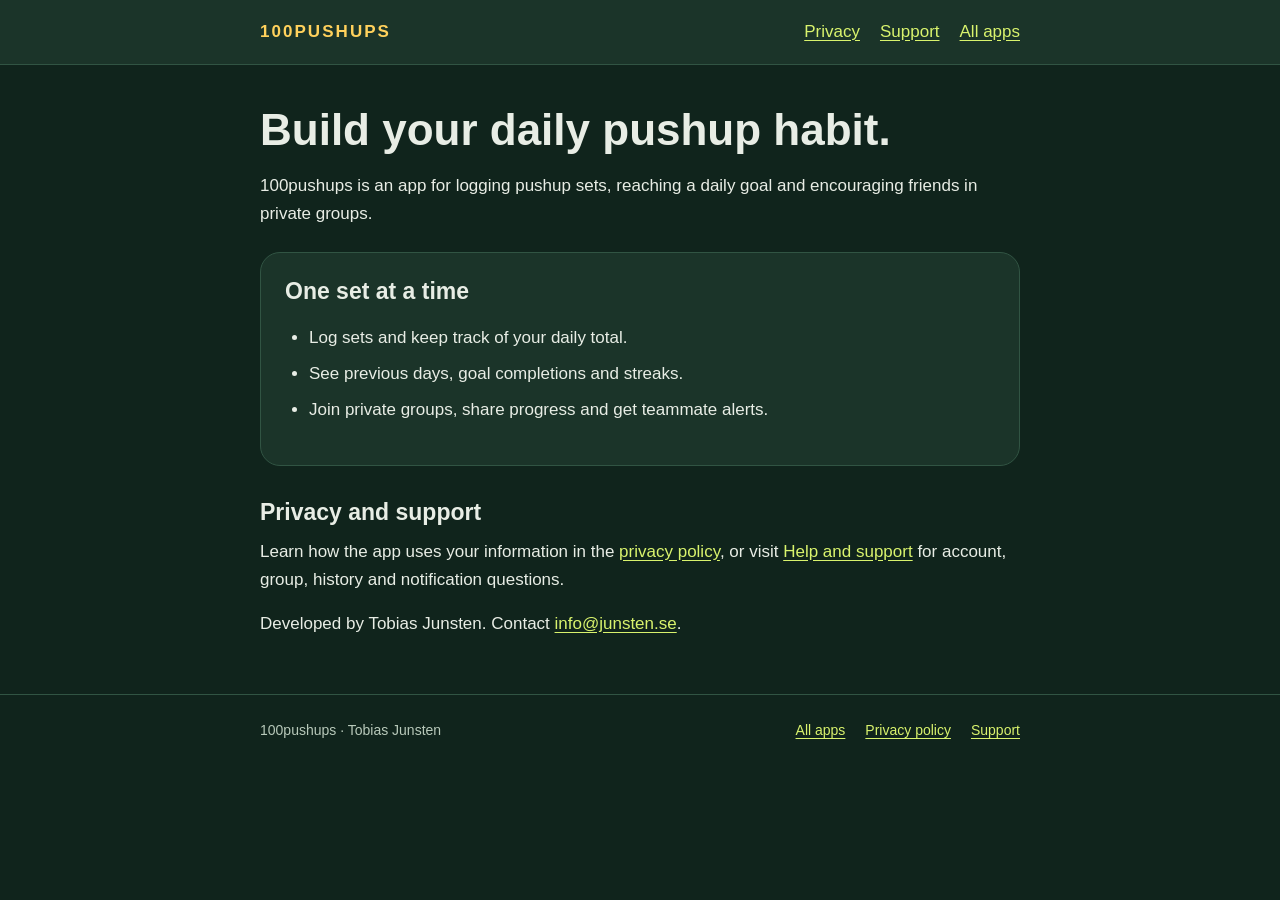
<file: 100pushups/index.html>
<!doctype html>
<html lang="en">
<head>
  <meta charset="utf-8">
  <meta name="viewport" content="width=device-width, initial-scale=1">
  <meta name="referrer" content="no-referrer">
  <meta name="description" content="100pushups: daily pushup tracking, history, streaks and private teammate groups. Privacy information and support.">
  <title>100pushups · junsten.se</title>
  <link rel="stylesheet" href="/100pushups/styles.css">
</head>
<body>
<header><div class="wrap"><a class="brand" href="/100pushups/">100PUSHUPS</a><nav aria-label="Main navigation"><a href="/100pushups/privacy.html">Privacy</a><a href="/100pushups/support.html">Support</a><a href="/">All apps</a></nav></div></header>
<main class="wrap">
  <h1>Build your daily pushup habit.</h1>
  <p>100pushups is an app for logging pushup sets, reaching a daily goal and encouraging friends in private groups.</p>
  <div class="card"><h2>One set at a time</h2><ul><li>Log sets and keep track of your daily total.</li><li>See previous days, goal completions and streaks.</li><li>Join private groups, share progress and get teammate alerts.</li></ul></div>
  <h2>Privacy and support</h2>
  <p>Learn how the app uses your information in the <a href="/100pushups/privacy.html">privacy policy</a>, or visit <a href="/100pushups/support.html">Help and support</a> for account, group, history and notification questions.</p>
  <p>Developed by Tobias Junsten. Contact <a href="mailto:info@junsten.se">info@junsten.se</a>.</p>
</main>
<footer><div class="wrap"><span>100pushups · Tobias Junsten</span><nav aria-label="Footer navigation"><a href="/">All apps</a><a href="/100pushups/privacy.html">Privacy policy</a><a href="/100pushups/support.html">Support</a></nav></div></footer>
</body>
</html>
</file>
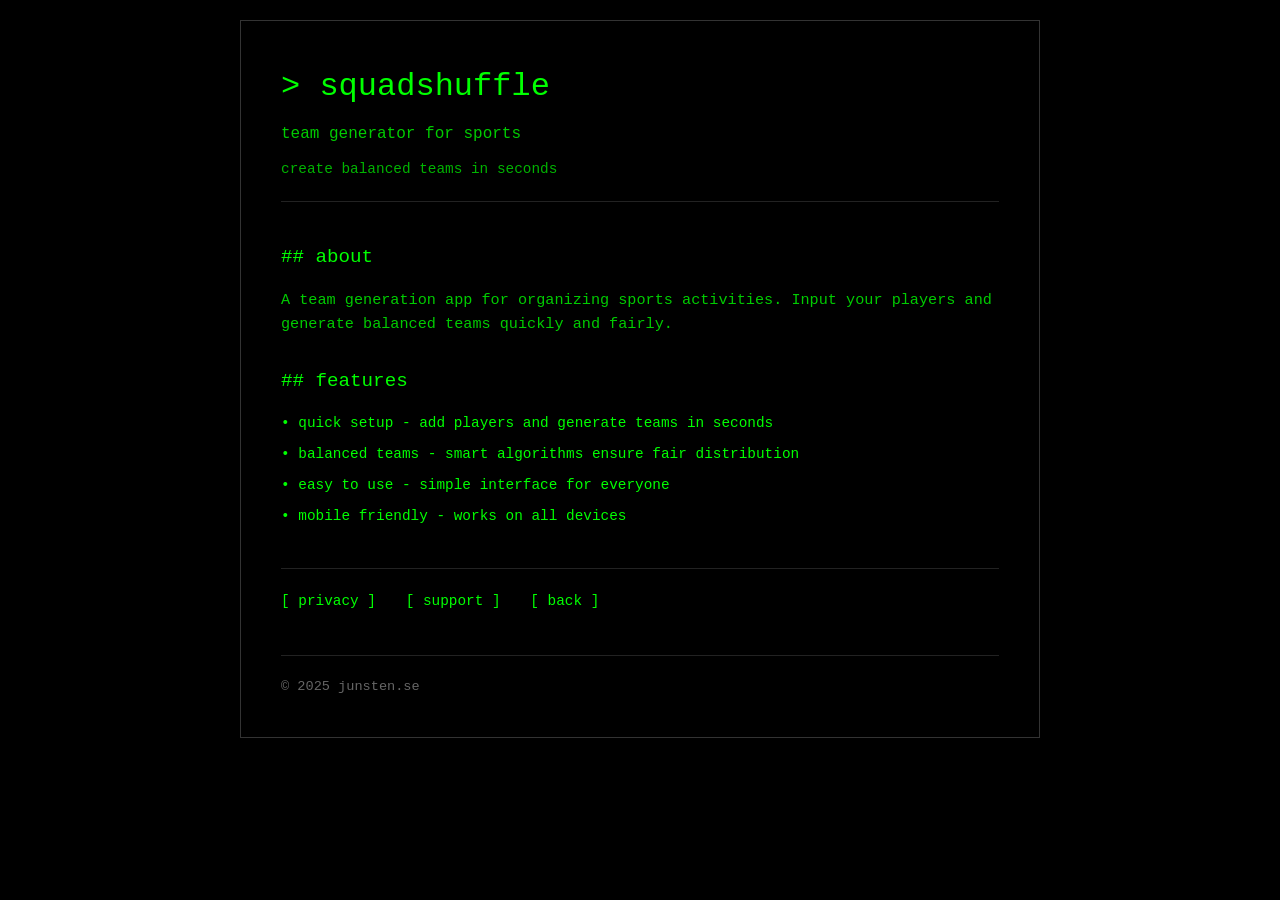
<file: squadshuffle/index.html>
<!DOCTYPE html>
<html lang="en">
<head>
    <meta charset="UTF-8">
    <meta name="viewport" content="width=device-width, initial-scale=1.0">
    <title>SquadShuffle - Team Generator</title>
    <style>
        * {
            margin: 0;
            padding: 0;
            box-sizing: border-box;
        }

        body {
            font-family: 'Courier New', 'Menlo', 'Monaco', monospace;
            line-height: 1.6;
            color: #00ff00;
            background: #000;
            min-height: 100vh;
            padding: 20px;
        }

        .container {
            max-width: 800px;
            margin: 0 auto;
            background: #000;
            border: 1px solid #333;
            padding: 40px;
        }

        .header {
            margin-bottom: 40px;
            padding-bottom: 20px;
            border-bottom: 1px solid #222;
        }

        .header h1 {
            font-size: 2em;
            font-weight: normal;
            margin-bottom: 10px;
            color: #00ff00;
        }

        .header h1::before {
            content: '> ';
        }

        .header .tagline {
            font-size: 1em;
            opacity: 0.8;
            margin-bottom: 5px;
        }

        .header .description {
            font-size: 0.9em;
            opacity: 0.7;
            margin-top: 10px;
        }

        .content {
            margin-bottom: 30px;
        }

        .section {
            margin-bottom: 30px;
        }

        .section h2 {
            font-size: 1.2em;
            color: #00ff00;
            margin-bottom: 15px;
            font-weight: normal;
        }

        .section h2::before {
            content: '## ';
        }

        .section p {
            font-size: 0.95em;
            opacity: 0.8;
            margin-bottom: 10px;
            line-height: 1.6;
        }

        .features {
            list-style: none;
            margin: 15px 0;
        }

        .features li {
            margin-bottom: 8px;
            font-size: 0.9em;
        }

        .features li::before {
            content: '• ';
            color: #00ff00;
        }

        .links {
            margin-top: 40px;
            padding-top: 20px;
            border-top: 1px solid #222;
        }

        .links a {
            color: #00ff00;
            text-decoration: none;
            margin-right: 20px;
            font-size: 0.9em;
        }

        .links a:hover {
            text-decoration: underline;
        }

        .links a::before {
            content: '[ ';
        }

        .links a::after {
            content: ' ]';
        }

        .footer {
            margin-top: 40px;
            padding-top: 20px;
            border-top: 1px solid #222;
            color: #666;
            font-size: 0.85em;
        }

        @media (max-width: 768px) {
            .container {
                padding: 25px;
            }

            .header h1 {
                font-size: 1.5em;
            }

            .links a {
                display: block;
                margin-bottom: 10px;
            }
        }
    </style>
</head>
<body>
    <div class="container">
        <div class="header">
            <h1>squadshuffle</h1>
            <p class="tagline">team generator for sports</p>
            <p class="description">create balanced teams in seconds</p>
        </div>

        <div class="content">
            <div class="section">
                <h2>about</h2>
                <p>
                    A team generation app for organizing sports activities. 
                    Input your players and generate balanced teams quickly and fairly.
                </p>
            </div>

            <div class="section">
                <h2>features</h2>
                <ul class="features">
                    <li>quick setup - add players and generate teams in seconds</li>
                    <li>balanced teams - smart algorithms ensure fair distribution</li>
                    <li>easy to use - simple interface for everyone</li>
                    <li>mobile friendly - works on all devices</li>
                </ul>
            </div>
        </div>

        <div class="links">
            <a href="privacy.html">privacy</a>
            <a href="support.html">support</a>
            <a href="/">back</a>
        </div>

        <div class="footer">
            © 2025 junsten.se
        </div>
    </div>
</body>
</html>
</file>
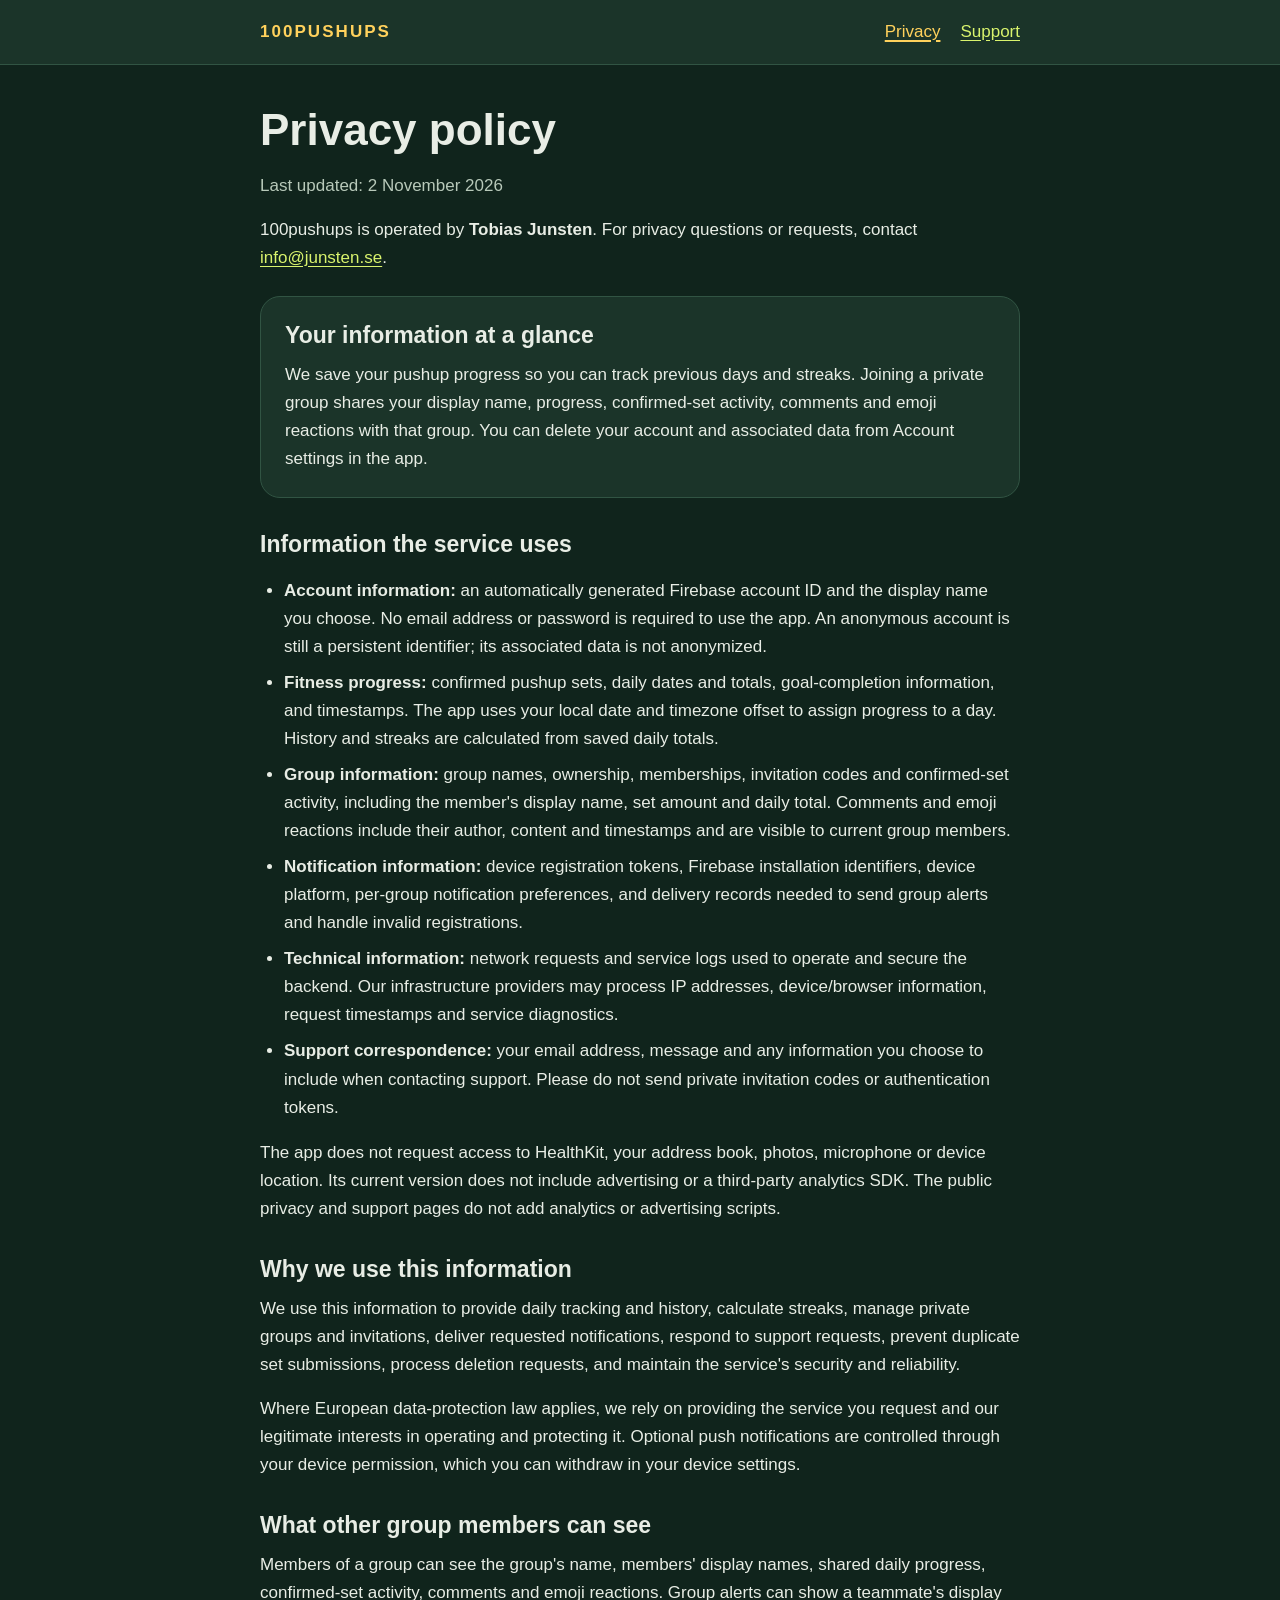
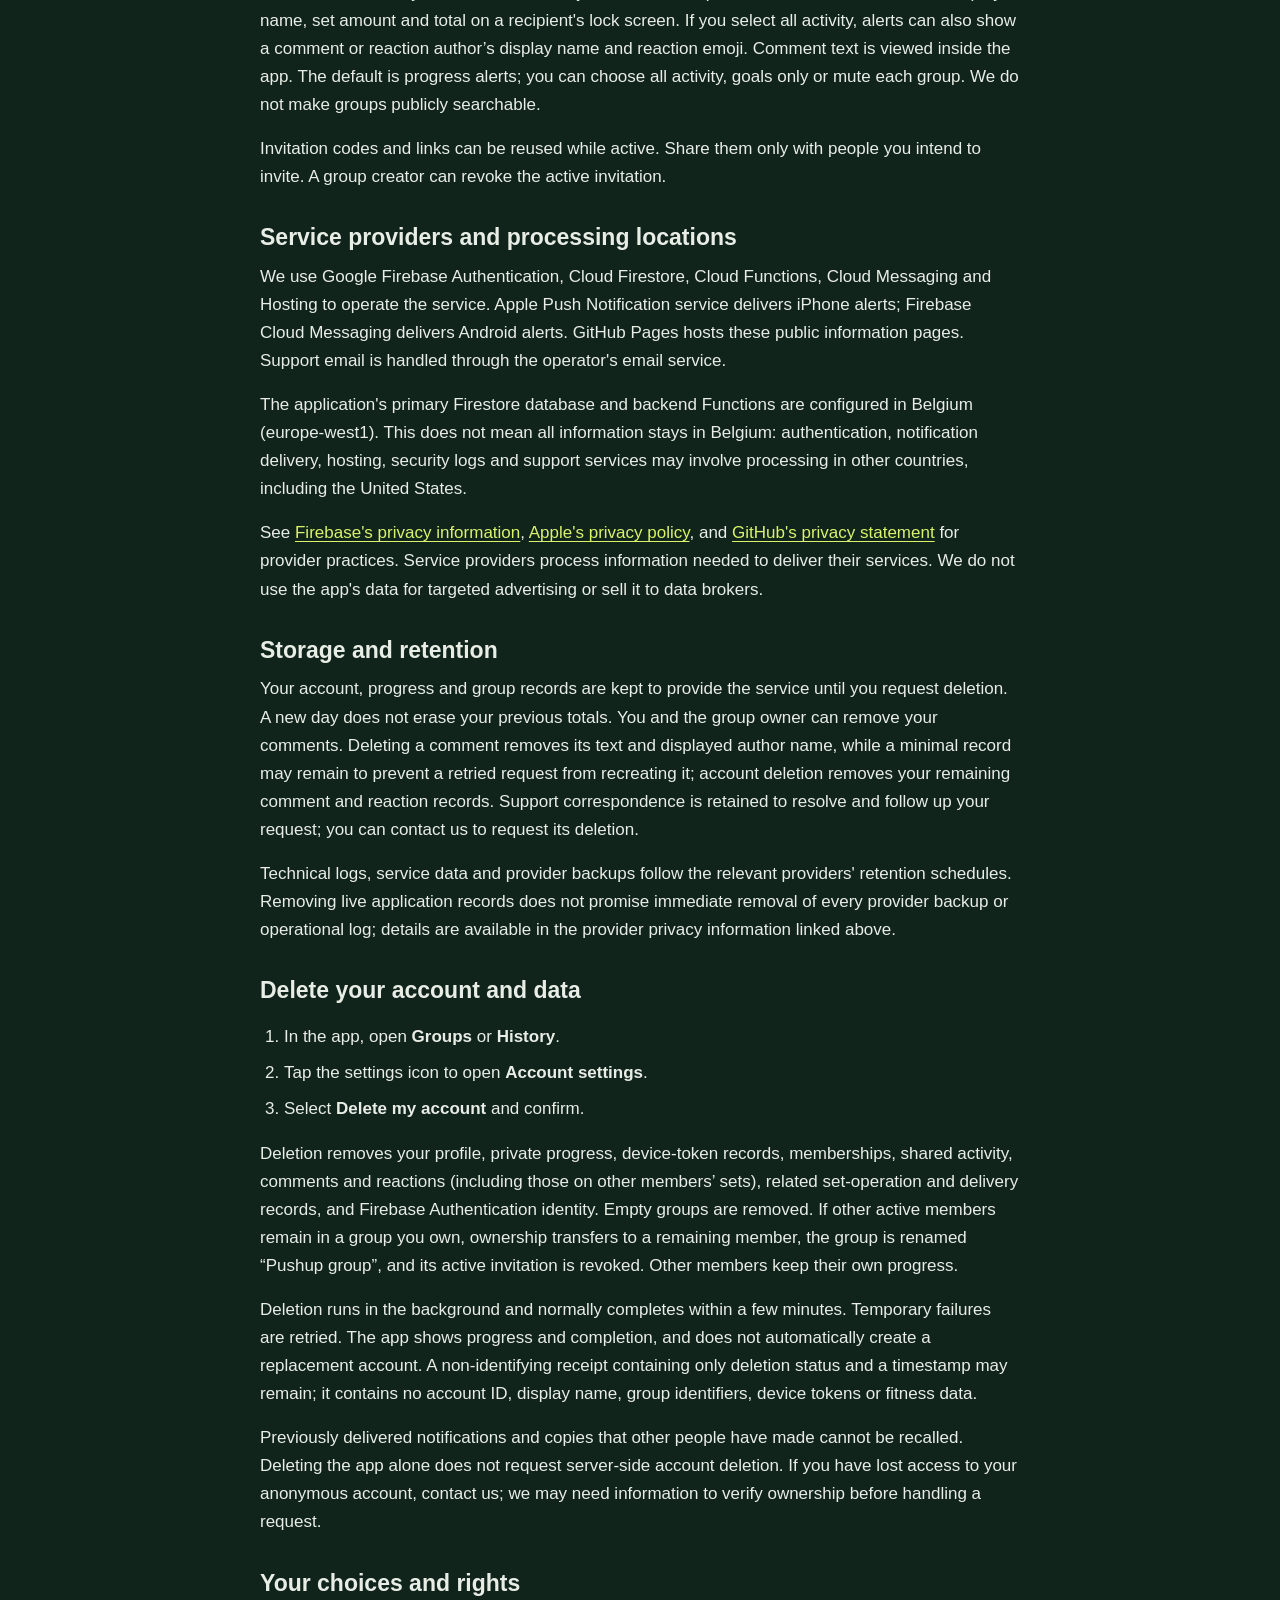
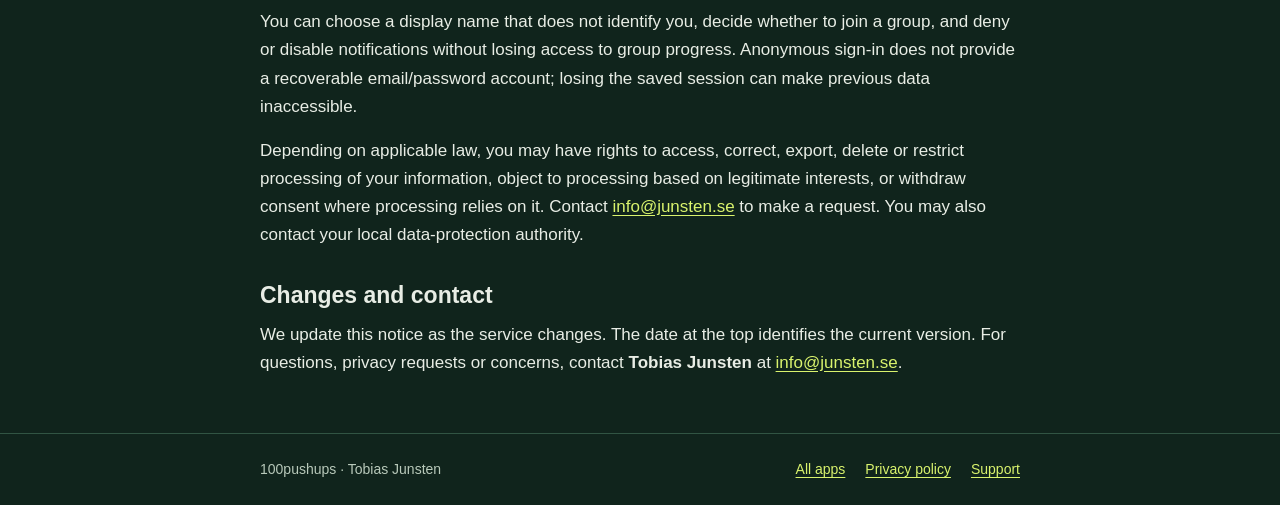
<file: 100pushups/privacy.html>
<!doctype html>
<html lang="en">
<head>
  <meta charset="utf-8">
  <meta name="viewport" content="width=device-width, initial-scale=1">
  <meta name="referrer" content="no-referrer">
  <meta name="description" content="How 100pushups uses, shares, stores and deletes your information.">
  <title>Privacy policy · 100pushups</title>
  <link rel="stylesheet" href="/100pushups/styles.css">
</head>
<body>
<header><div class="wrap"><a class="brand" href="/100pushups/">100PUSHUPS</a><nav aria-label="Main navigation"><a href="/100pushups/privacy.html" aria-current="page">Privacy</a><a href="/100pushups/support.html">Support</a></nav></div></header>
<main class="wrap">
  <h1>Privacy policy</h1>
  <p class="muted">Last updated: 2 November 2026</p>
  <p>100pushups is operated by <strong>Tobias Junsten</strong>. For privacy questions or requests, contact <a href="mailto:info@junsten.se">info@junsten.se</a>.</p>
  <div class="card"><h2>Your information at a glance</h2><p>We save your pushup progress so you can track previous days and streaks. Joining a private group shares your display name, progress, confirmed-set activity, comments and emoji reactions with that group. You can delete your account and associated data from Account settings in the app.</p></div>

  <h2>Information the service uses</h2>
  <ul>
    <li><strong>Account information:</strong> an automatically generated Firebase account ID and the display name you choose. No email address or password is required to use the app. An anonymous account is still a persistent identifier; its associated data is not anonymized.</li>
    <li><strong>Fitness progress:</strong> confirmed pushup sets, daily dates and totals, goal-completion information, and timestamps. The app uses your local date and timezone offset to assign progress to a day. History and streaks are calculated from saved daily totals.</li>
    <li><strong>Group information:</strong> group names, ownership, memberships, invitation codes and confirmed-set activity, including the member's display name, set amount and daily total. Comments and emoji reactions include their author, content and timestamps and are visible to current group members.</li>
    <li><strong>Notification information:</strong> device registration tokens, Firebase installation identifiers, device platform, per-group notification preferences, and delivery records needed to send group alerts and handle invalid registrations.</li>
    <li><strong>Technical information:</strong> network requests and service logs used to operate and secure the backend. Our infrastructure providers may process IP addresses, device/browser information, request timestamps and service diagnostics.</li>
    <li><strong>Support correspondence:</strong> your email address, message and any information you choose to include when contacting support. Please do not send private invitation codes or authentication tokens.</li>
  </ul>
  <p>The app does not request access to HealthKit, your address book, photos, microphone or device location. Its current version does not include advertising or a third-party analytics SDK. The public privacy and support pages do not add analytics or advertising scripts.</p>

  <h2>Why we use this information</h2>
  <p>We use this information to provide daily tracking and history, calculate streaks, manage private groups and invitations, deliver requested notifications, respond to support requests, prevent duplicate set submissions, process deletion requests, and maintain the service's security and reliability.</p>
  <p>Where European data-protection law applies, we rely on providing the service you request and our legitimate interests in operating and protecting it. Optional push notifications are controlled through your device permission, which you can withdraw in your device settings.</p>

  <h2>What other group members can see</h2>
  <p>Members of a group can see the group's name, members' display names, shared daily progress, confirmed-set activity, comments and emoji reactions. Group alerts can show a teammate's display name, set amount and total on a recipient's lock screen. If you select all activity, alerts can also show a comment or reaction author’s display name and reaction emoji. Comment text is viewed inside the app. The default is progress alerts; you can choose all activity, goals only or mute each group. We do not make groups publicly searchable.</p>
  <p>Invitation codes and links can be reused while active. Share them only with people you intend to invite. A group creator can revoke the active invitation.</p>

  <h2>Service providers and processing locations</h2>
  <p>We use Google Firebase Authentication, Cloud Firestore, Cloud Functions, Cloud Messaging and Hosting to operate the service. Apple Push Notification service delivers iPhone alerts; Firebase Cloud Messaging delivers Android alerts. GitHub Pages hosts these public information pages. Support email is handled through the operator's email service.</p>
  <p>The application's primary Firestore database and backend Functions are configured in Belgium (<span lang="en">europe-west1</span>). This does not mean all information stays in Belgium: authentication, notification delivery, hosting, security logs and support services may involve processing in other countries, including the United States.</p>
  <p>See <a href="https://firebase.google.com/support/privacy">Firebase's privacy information</a>, <a href="https://www.apple.com/legal/privacy/">Apple's privacy policy</a>, and <a href="https://docs.github.com/en/site-policy/privacy-policies/github-general-privacy-statement">GitHub's privacy statement</a> for provider practices. Service providers process information needed to deliver their services. We do not use the app's data for targeted advertising or sell it to data brokers.</p>

  <h2>Storage and retention</h2>
  <p>Your account, progress and group records are kept to provide the service until you request deletion. A new day does not erase your previous totals. You and the group owner can remove your comments. Deleting a comment removes its text and displayed author name, while a minimal record may remain to prevent a retried request from recreating it; account deletion removes your remaining comment and reaction records. Support correspondence is retained to resolve and follow up your request; you can contact us to request its deletion.</p>
  <p>Technical logs, service data and provider backups follow the relevant providers' retention schedules. Removing live application records does not promise immediate removal of every provider backup or operational log; details are available in the provider privacy information linked above.</p>

  <h2>Delete your account and data</h2>
  <ol>
    <li>In the app, open <strong>Groups</strong> or <strong>History</strong>.</li>
    <li>Tap the settings icon to open <strong>Account settings</strong>.</li>
    <li>Select <strong>Delete my account</strong> and confirm.</li>
  </ol>
  <p>Deletion removes your profile, private progress, device-token records, memberships, shared activity, comments and reactions (including those on other members’ sets), related set-operation and delivery records, and Firebase Authentication identity. Empty groups are removed. If other active members remain in a group you own, ownership transfers to a remaining member, the group is renamed “Pushup group”, and its active invitation is revoked. Other members keep their own progress.</p>
  <p>Deletion runs in the background and normally completes within a few minutes. Temporary failures are retried. The app shows progress and completion, and does not automatically create a replacement account. A non-identifying receipt containing only deletion status and a timestamp may remain; it contains no account ID, display name, group identifiers, device tokens or fitness data.</p>
  <p>Previously delivered notifications and copies that other people have made cannot be recalled. Deleting the app alone does not request server-side account deletion. If you have lost access to your anonymous account, contact us; we may need information to verify ownership before handling a request.</p>

  <h2>Your choices and rights</h2>
  <p>You can choose a display name that does not identify you, decide whether to join a group, and deny or disable notifications without losing access to group progress. Anonymous sign-in does not provide a recoverable email/password account; losing the saved session can make previous data inaccessible.</p>
  <p>Depending on applicable law, you may have rights to access, correct, export, delete or restrict processing of your information, object to processing based on legitimate interests, or withdraw consent where processing relies on it. Contact <a href="mailto:info@junsten.se">info@junsten.se</a> to make a request. You may also contact your local data-protection authority.</p>

  <h2>Changes and contact</h2>
  <p>We update this notice as the service changes. The date at the top identifies the current version. For questions, privacy requests or concerns, contact <strong>Tobias Junsten</strong> at <a href="mailto:info@junsten.se">info@junsten.se</a>.</p>
</main>
<footer><div class="wrap"><span>100pushups · Tobias Junsten</span><nav aria-label="Footer navigation"><a href="/">All apps</a><a href="/100pushups/privacy.html">Privacy policy</a><a href="/100pushups/support.html">Support</a></nav></div></footer>
</body>
</html>
</file>
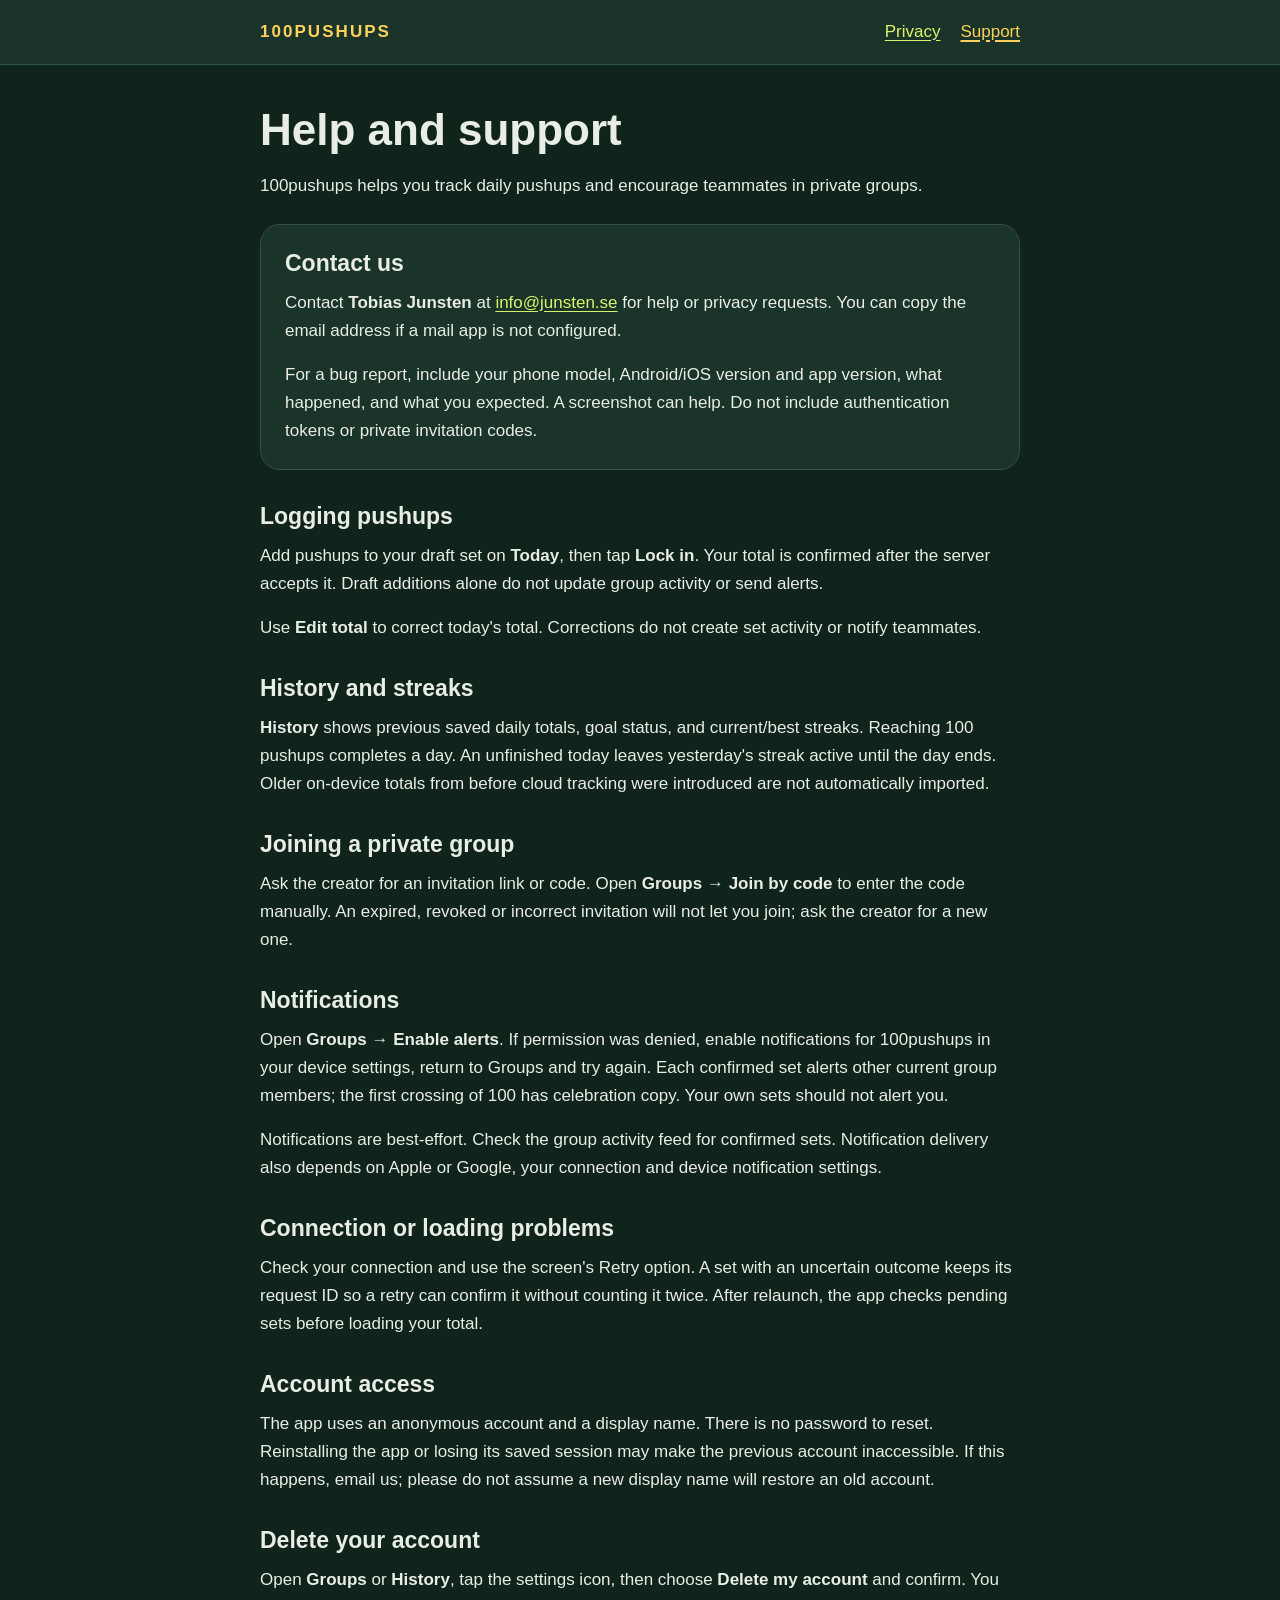
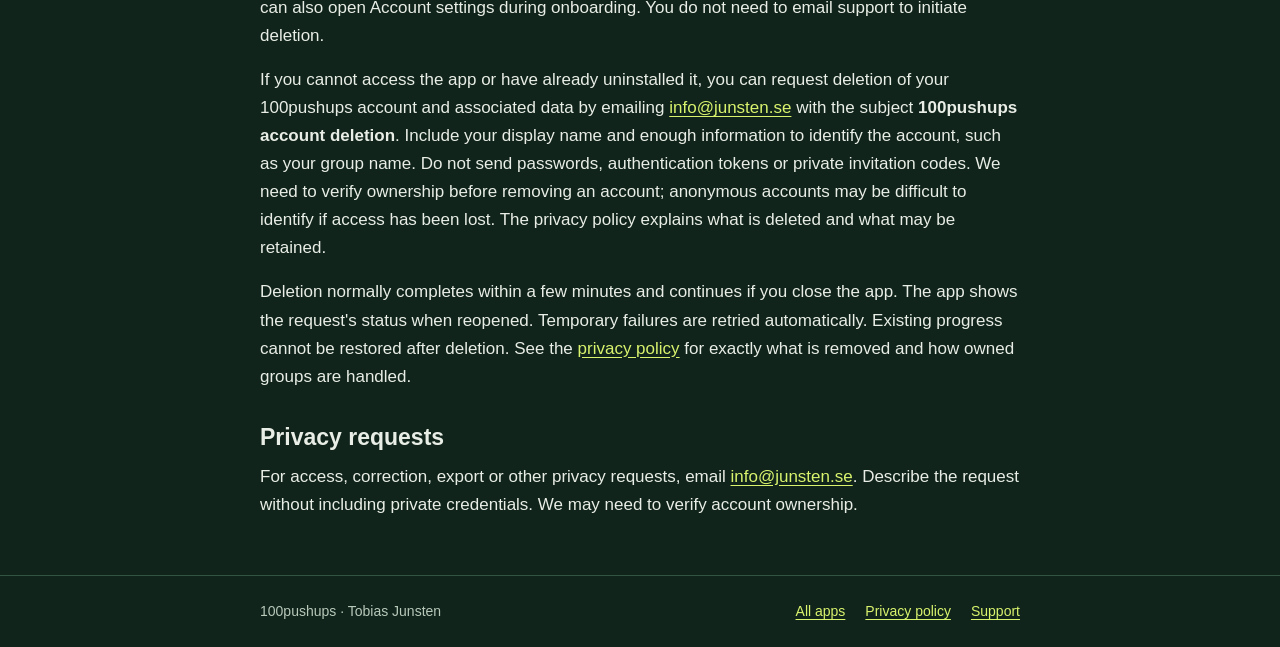
<file: 100pushups/support.html>
<!doctype html>
<html lang="en">
<head>
  <meta charset="utf-8">
  <meta name="viewport" content="width=device-width, initial-scale=1">
  <meta name="referrer" content="no-referrer">
  <meta name="description" content="Help with 100pushups accounts, group invitations, history, notifications and data deletion.">
  <title>Help and support · 100pushups</title>
  <link rel="stylesheet" href="/100pushups/styles.css">
</head>
<body>
<header><div class="wrap"><a class="brand" href="/100pushups/">100PUSHUPS</a><nav aria-label="Main navigation"><a href="/100pushups/privacy.html">Privacy</a><a href="/100pushups/support.html" aria-current="page">Support</a></nav></div></header>
<main class="wrap">
  <h1>Help and support</h1>
  <p>100pushups helps you track daily pushups and encourage teammates in private groups.</p>
  <div class="card"><h2>Contact us</h2><p>Contact <strong>Tobias Junsten</strong> at <a href="mailto:info@junsten.se?subject=100pushups%20support">info@junsten.se</a> for help or privacy requests. You can copy the email address if a mail app is not configured.</p><p>For a bug report, include your phone model, Android/iOS version and app version, what happened, and what you expected. A screenshot can help. Do not include authentication tokens or private invitation codes.</p></div>

  <h2>Logging pushups</h2>
  <p>Add pushups to your draft set on <strong>Today</strong>, then tap <strong>Lock in</strong>. Your total is confirmed after the server accepts it. Draft additions alone do not update group activity or send alerts.</p>
  <p>Use <strong>Edit total</strong> to correct today's total. Corrections do not create set activity or notify teammates.</p>

  <h2>History and streaks</h2>
  <p><strong>History</strong> shows previous saved daily totals, goal status, and current/best streaks. Reaching 100 pushups completes a day. An unfinished today leaves yesterday's streak active until the day ends. Older on-device totals from before cloud tracking were introduced are not automatically imported.</p>

  <h2>Joining a private group</h2>
  <p>Ask the creator for an invitation link or code. Open <strong>Groups → Join by code</strong> to enter the code manually. An expired, revoked or incorrect invitation will not let you join; ask the creator for a new one.</p>

  <h2>Notifications</h2>
  <p>Open <strong>Groups → Enable alerts</strong>. If permission was denied, enable notifications for 100pushups in your device settings, return to Groups and try again. Each confirmed set alerts other current group members; the first crossing of 100 has celebration copy. Your own sets should not alert you.</p>
  <p>Notifications are best-effort. Check the group activity feed for confirmed sets. Notification delivery also depends on Apple or Google, your connection and device notification settings.</p>

  <h2>Connection or loading problems</h2>
  <p>Check your connection and use the screen's Retry option. A set with an uncertain outcome keeps its request ID so a retry can confirm it without counting it twice. After relaunch, the app checks pending sets before loading your total.</p>

  <h2>Account access</h2>
  <p>The app uses an anonymous account and a display name. There is no password to reset. Reinstalling the app or losing its saved session may make the previous account inaccessible. If this happens, email us; please do not assume a new display name will restore an old account.</p>

  <h2 id="delete-account">Delete your account</h2>
  <p>Open <strong>Groups</strong> or <strong>History</strong>, tap the settings icon, then choose <strong>Delete my account</strong> and confirm. You can also open Account settings during onboarding. You do not need to email support to initiate deletion.</p>
  <p>If you cannot access the app or have already uninstalled it, you can request deletion of your 100pushups account and associated data by emailing <a href="mailto:info@junsten.se?subject=100pushups%20account%20deletion">info@junsten.se</a> with the subject <strong>100pushups account deletion</strong>. Include your display name and enough information to identify the account, such as your group name. Do not send passwords, authentication tokens or private invitation codes. We need to verify ownership before removing an account; anonymous accounts may be difficult to identify if access has been lost. The privacy policy explains what is deleted and what may be retained.</p>
  <p>Deletion normally completes within a few minutes and continues if you close the app. The app shows the request's status when reopened. Temporary failures are retried automatically. Existing progress cannot be restored after deletion. See the <a href="/100pushups/privacy.html">privacy policy</a> for exactly what is removed and how owned groups are handled.</p>

  <h2>Privacy requests</h2>
  <p>For access, correction, export or other privacy requests, email <a href="mailto:info@junsten.se?subject=100pushups%20privacy%20request">info@junsten.se</a>. Describe the request without including private credentials. We may need to verify account ownership.</p>
</main>
<footer><div class="wrap"><span>100pushups · Tobias Junsten</span><nav aria-label="Footer navigation"><a href="/">All apps</a><a href="/100pushups/privacy.html">Privacy policy</a><a href="/100pushups/support.html">Support</a></nav></div></footer>
</body>
</html>
</file>
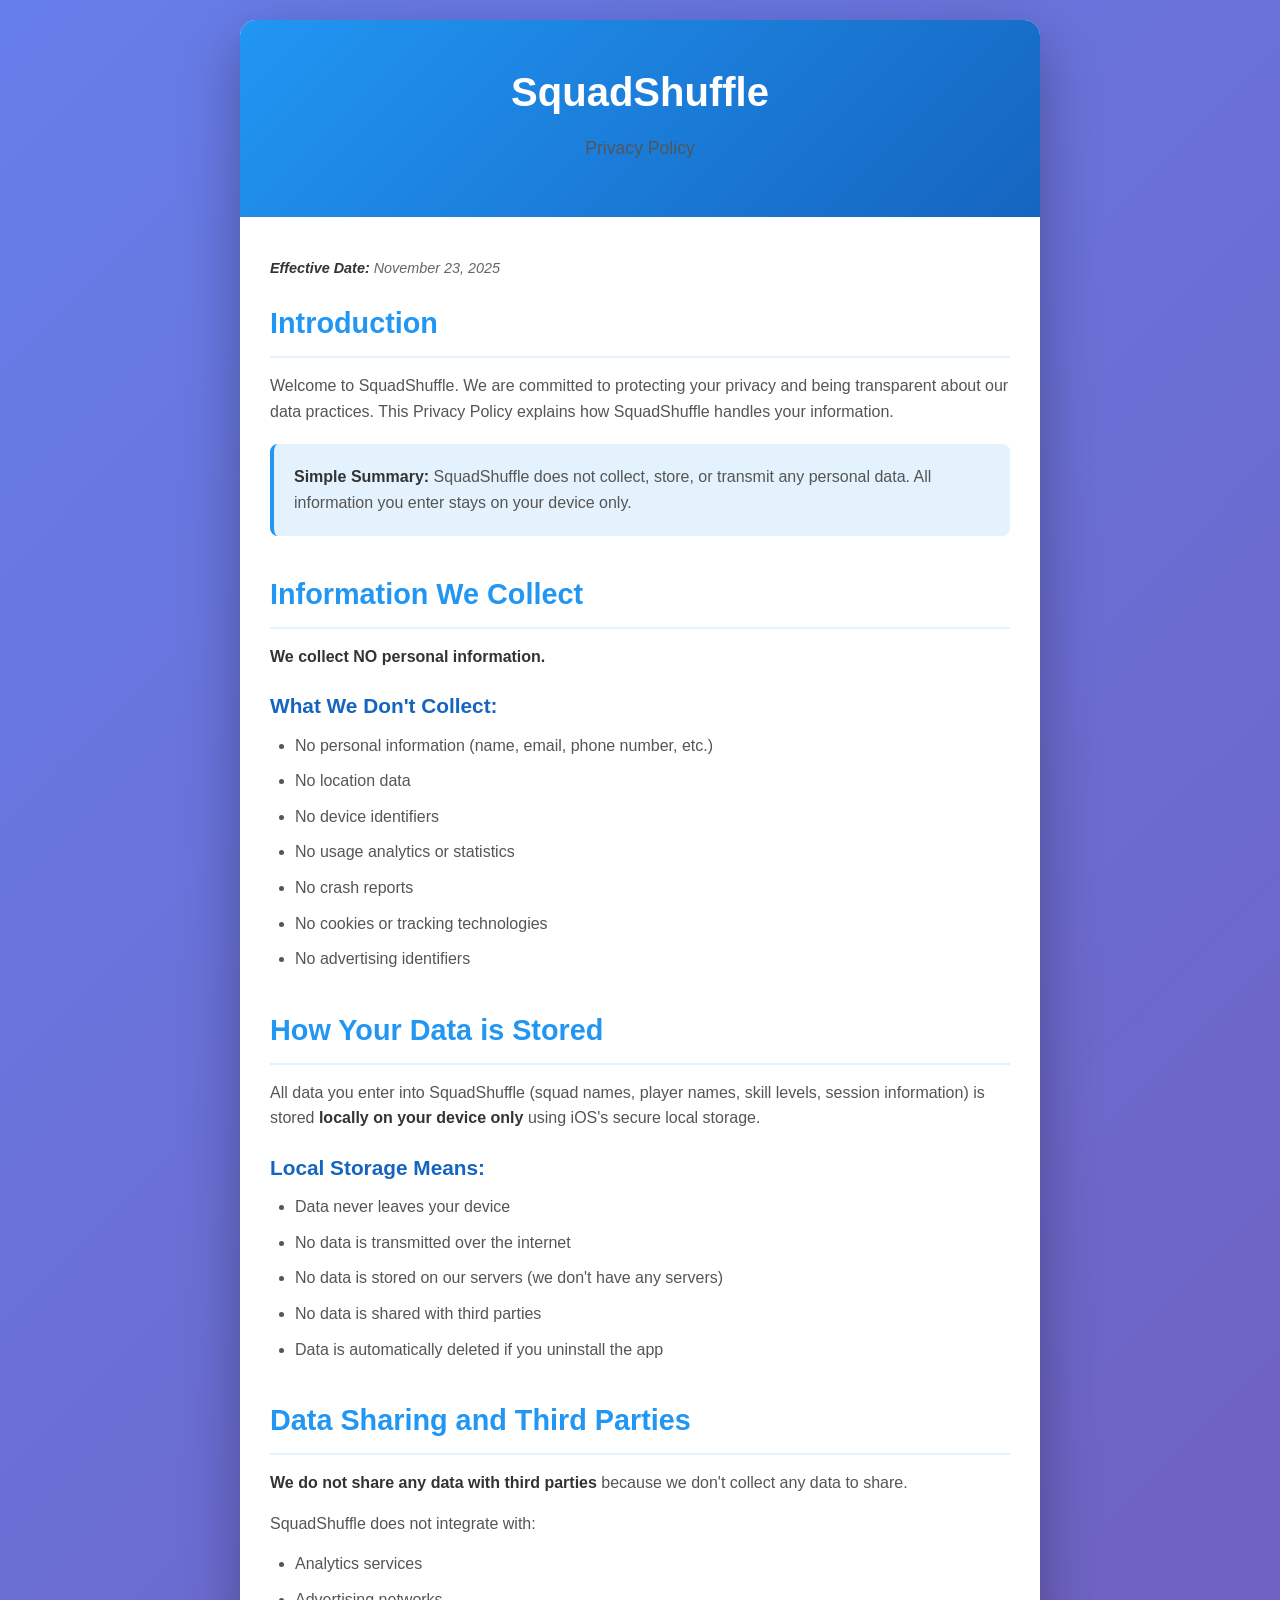
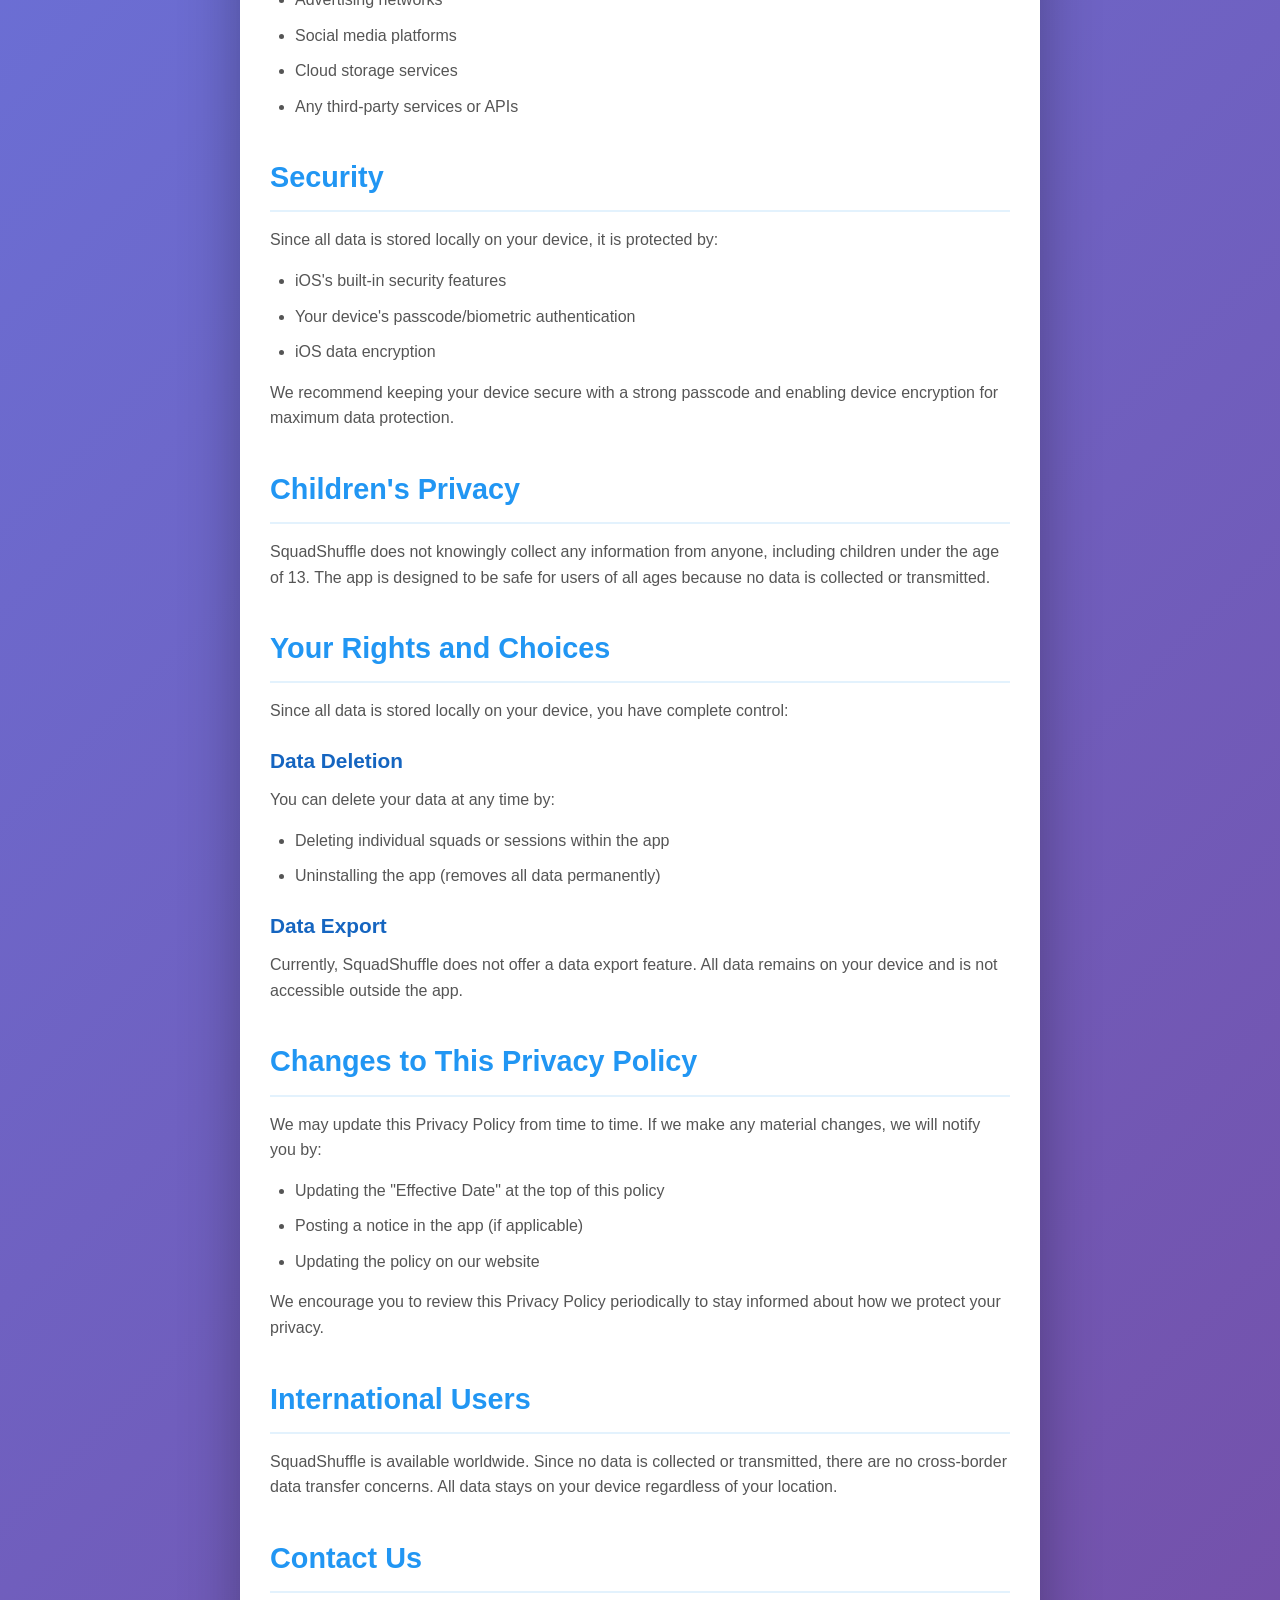
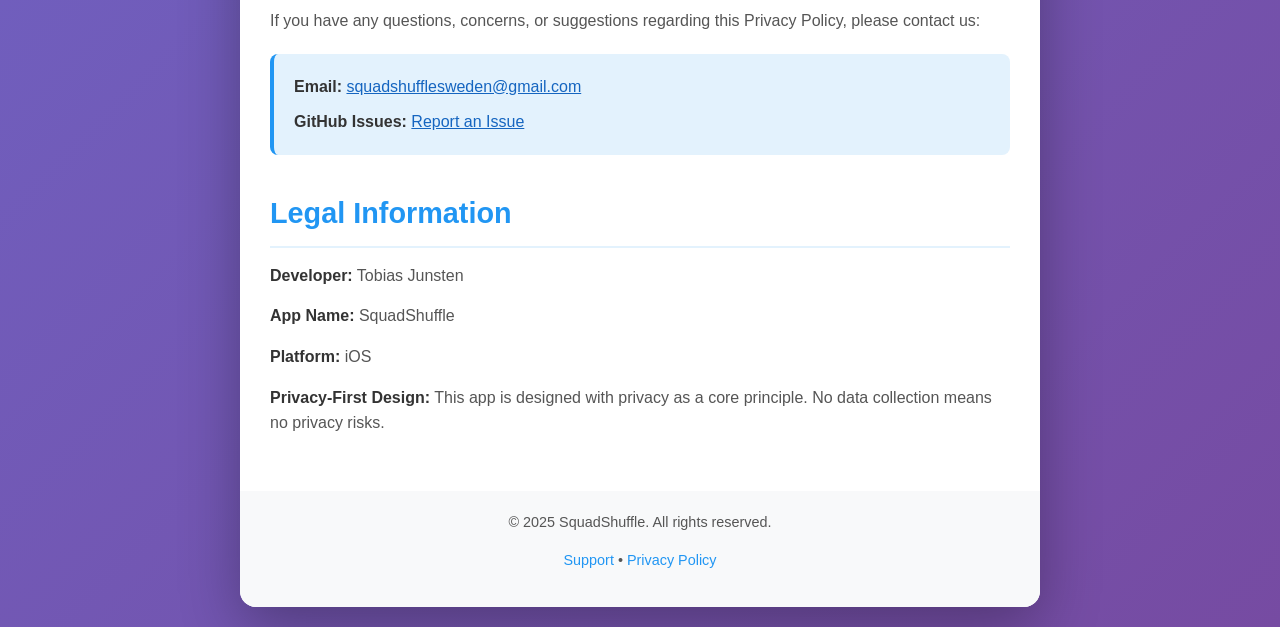
<file: squadshuffle/privacy.html>
<!DOCTYPE html>
<html lang="en">
<head>
    <meta charset="UTF-8">
    <meta name="viewport" content="width=device-width, initial-scale=1.0">
    <title>SquadShuffle - Privacy Policy</title>
    <style>
        * {
            margin: 0;
            padding: 0;
            box-sizing: border-box;
        }

        body {
            font-family: -apple-system, BlinkMacSystemFont, 'Segoe UI', Roboto, Oxygen, Ubuntu, Cantarell, sans-serif;
            line-height: 1.6;
            color: #333;
            background: linear-gradient(135deg, #667eea 0%, #764ba2 100%);
            min-height: 100vh;
            padding: 20px;
        }

        .container {
            max-width: 800px;
            margin: 0 auto;
            background: white;
            border-radius: 16px;
            box-shadow: 0 20px 60px rgba(0, 0, 0, 0.3);
            overflow: hidden;
        }

        .header {
            background: linear-gradient(135deg, #2196F3 0%, #1565C0 100%);
            color: white;
            padding: 40px 30px;
            text-align: center;
        }

        .header h1 {
            font-size: 2.5em;
            margin-bottom: 10px;
            font-weight: 700;
        }

        .header p {
            font-size: 1.1em;
            opacity: 0.95;
        }

        .content {
            padding: 40px 30px;
        }

        .section {
            margin-bottom: 35px;
        }

        .section:last-child {
            margin-bottom: 0;
        }

        h2 {
            color: #2196F3;
            font-size: 1.8em;
            margin-bottom: 15px;
            padding-bottom: 10px;
            border-bottom: 2px solid #e3f2fd;
        }

        h3 {
            color: #1565C0;
            font-size: 1.3em;
            margin-top: 20px;
            margin-bottom: 10px;
        }

        p {
            margin-bottom: 15px;
            color: #555;
        }

        ul {
            margin-left: 25px;
            margin-bottom: 15px;
        }

        li {
            margin-bottom: 10px;
            color: #555;
        }

        .highlight-box {
            background: #e3f2fd;
            padding: 20px;
            border-radius: 8px;
            border-left: 4px solid #2196F3;
            margin: 20px 0;
        }

        .highlight-box p {
            margin-bottom: 0;
        }

        .date {
            color: #666;
            font-style: italic;
            font-size: 0.9em;
            margin-bottom: 20px;
        }

        .footer {
            background: #f8f9fa;
            padding: 20px 30px;
            text-align: center;
            color: #666;
            font-size: 0.9em;
        }

        .footer a {
            color: #2196F3;
            text-decoration: none;
        }

        .footer a:hover {
            text-decoration: underline;
        }

        strong {
            color: #333;
        }

        @media (max-width: 600px) {
            .header h1 {
                font-size: 2em;
            }

            .content {
                padding: 30px 20px;
            }

            h2 {
                font-size: 1.5em;
            }

            h3 {
                font-size: 1.2em;
            }
        }
    </style>
</head>
<body>
    <div class="container">
        <div class="header">
            <h1>SquadShuffle</h1>
            <p>Privacy Policy</p>
        </div>

        <div class="content">
            <p class="date"><strong>Effective Date:</strong> November 23, 2025</p>

            <!-- Introduction -->
            <div class="section">
                <h2>Introduction</h2>
                <p>Welcome to SquadShuffle. We are committed to protecting your privacy and being transparent about our data practices. This Privacy Policy explains how SquadShuffle handles your information.</p>
                
                <div class="highlight-box">
                    <p><strong>Simple Summary:</strong> SquadShuffle does not collect, store, or transmit any personal data. All information you enter stays on your device only.</p>
                </div>
            </div>

            <!-- Information We Collect -->
            <div class="section">
                <h2>Information We Collect</h2>
                <p><strong>We collect NO personal information.</strong></p>
                
                <h3>What We Don't Collect:</h3>
                <ul>
                    <li>No personal information (name, email, phone number, etc.)</li>
                    <li>No location data</li>
                    <li>No device identifiers</li>
                    <li>No usage analytics or statistics</li>
                    <li>No crash reports</li>
                    <li>No cookies or tracking technologies</li>
                    <li>No advertising identifiers</li>
                </ul>
            </div>

            <!-- How We Use Your Information -->
            <div class="section">
                <h2>How Your Data is Stored</h2>
                <p>All data you enter into SquadShuffle (squad names, player names, skill levels, session information) is stored <strong>locally on your device only</strong> using iOS's secure local storage.</p>
                
                <h3>Local Storage Means:</h3>
                <ul>
                    <li>Data never leaves your device</li>
                    <li>No data is transmitted over the internet</li>
                    <li>No data is stored on our servers (we don't have any servers)</li>
                    <li>No data is shared with third parties</li>
                    <li>Data is automatically deleted if you uninstall the app</li>
                </ul>
            </div>

            <!-- Data Sharing -->
            <div class="section">
                <h2>Data Sharing and Third Parties</h2>
                <p><strong>We do not share any data with third parties</strong> because we don't collect any data to share.</p>
                
                <p>SquadShuffle does not integrate with:</p>
                <ul>
                    <li>Analytics services</li>
                    <li>Advertising networks</li>
                    <li>Social media platforms</li>
                    <li>Cloud storage services</li>
                    <li>Any third-party services or APIs</li>
                </ul>
            </div>

            <!-- Security -->
            <div class="section">
                <h2>Security</h2>
                <p>Since all data is stored locally on your device, it is protected by:</p>
                <ul>
                    <li>iOS's built-in security features</li>
                    <li>Your device's passcode/biometric authentication</li>
                    <li>iOS data encryption</li>
                </ul>
                
                <p>We recommend keeping your device secure with a strong passcode and enabling device encryption for maximum data protection.</p>
            </div>

            <!-- Children's Privacy -->
            <div class="section">
                <h2>Children's Privacy</h2>
                <p>SquadShuffle does not knowingly collect any information from anyone, including children under the age of 13. The app is designed to be safe for users of all ages because no data is collected or transmitted.</p>
            </div>

            <!-- Your Rights -->
            <div class="section">
                <h2>Your Rights and Choices</h2>
                <p>Since all data is stored locally on your device, you have complete control:</p>
                
                <h3>Data Deletion</h3>
                <p>You can delete your data at any time by:</p>
                <ul>
                    <li>Deleting individual squads or sessions within the app</li>
                    <li>Uninstalling the app (removes all data permanently)</li>
                </ul>
                
                <h3>Data Export</h3>
                <p>Currently, SquadShuffle does not offer a data export feature. All data remains on your device and is not accessible outside the app.</p>
            </div>

            <!-- Changes to This Policy -->
            <div class="section">
                <h2>Changes to This Privacy Policy</h2>
                <p>We may update this Privacy Policy from time to time. If we make any material changes, we will notify you by:</p>
                <ul>
                    <li>Updating the "Effective Date" at the top of this policy</li>
                    <li>Posting a notice in the app (if applicable)</li>
                    <li>Updating the policy on our website</li>
                </ul>
                
                <p>We encourage you to review this Privacy Policy periodically to stay informed about how we protect your privacy.</p>
            </div>

            <!-- International Users -->
            <div class="section">
                <h2>International Users</h2>
                <p>SquadShuffle is available worldwide. Since no data is collected or transmitted, there are no cross-border data transfer concerns. All data stays on your device regardless of your location.</p>
            </div>

            <!-- Contact Us -->
            <div class="section">
                <h2>Contact Us</h2>
                <p>If you have any questions, concerns, or suggestions regarding this Privacy Policy, please contact us:</p>
                
                <div class="highlight-box">
                    <p><strong>Email:</strong> <a href="mailto:squadshufflesweden@gmail.com" style="color: #1565C0;">squadshufflesweden@gmail.com</a></p>
                    <p style="margin-top: 10px;"><strong>GitHub Issues:</strong> <a href="https://github.com/tobiasjunsten/squadshuffle/issues" style="color: #1565C0;" target="_blank">Report an Issue</a></p>
                </div>
            </div>

            <!-- Legal -->
            <div class="section">
                <h2>Legal Information</h2>
                <p><strong>Developer:</strong> Tobias Junsten</p>
                <p><strong>App Name:</strong> SquadShuffle</p>
                <p><strong>Platform:</strong> iOS</p>
                <p><strong>Privacy-First Design:</strong> This app is designed with privacy as a core principle. No data collection means no privacy risks.</p>
            </div>
        </div>

        <div class="footer">
            <p>&copy; 2025 SquadShuffle. All rights reserved.</p>
            <p style="margin-top: 10px;">
                <a href="support.html">Support</a> • 
                <a href="privacy.html">Privacy Policy</a>
            </p>
        </div>
    </div>
</body>
</html>
</file>
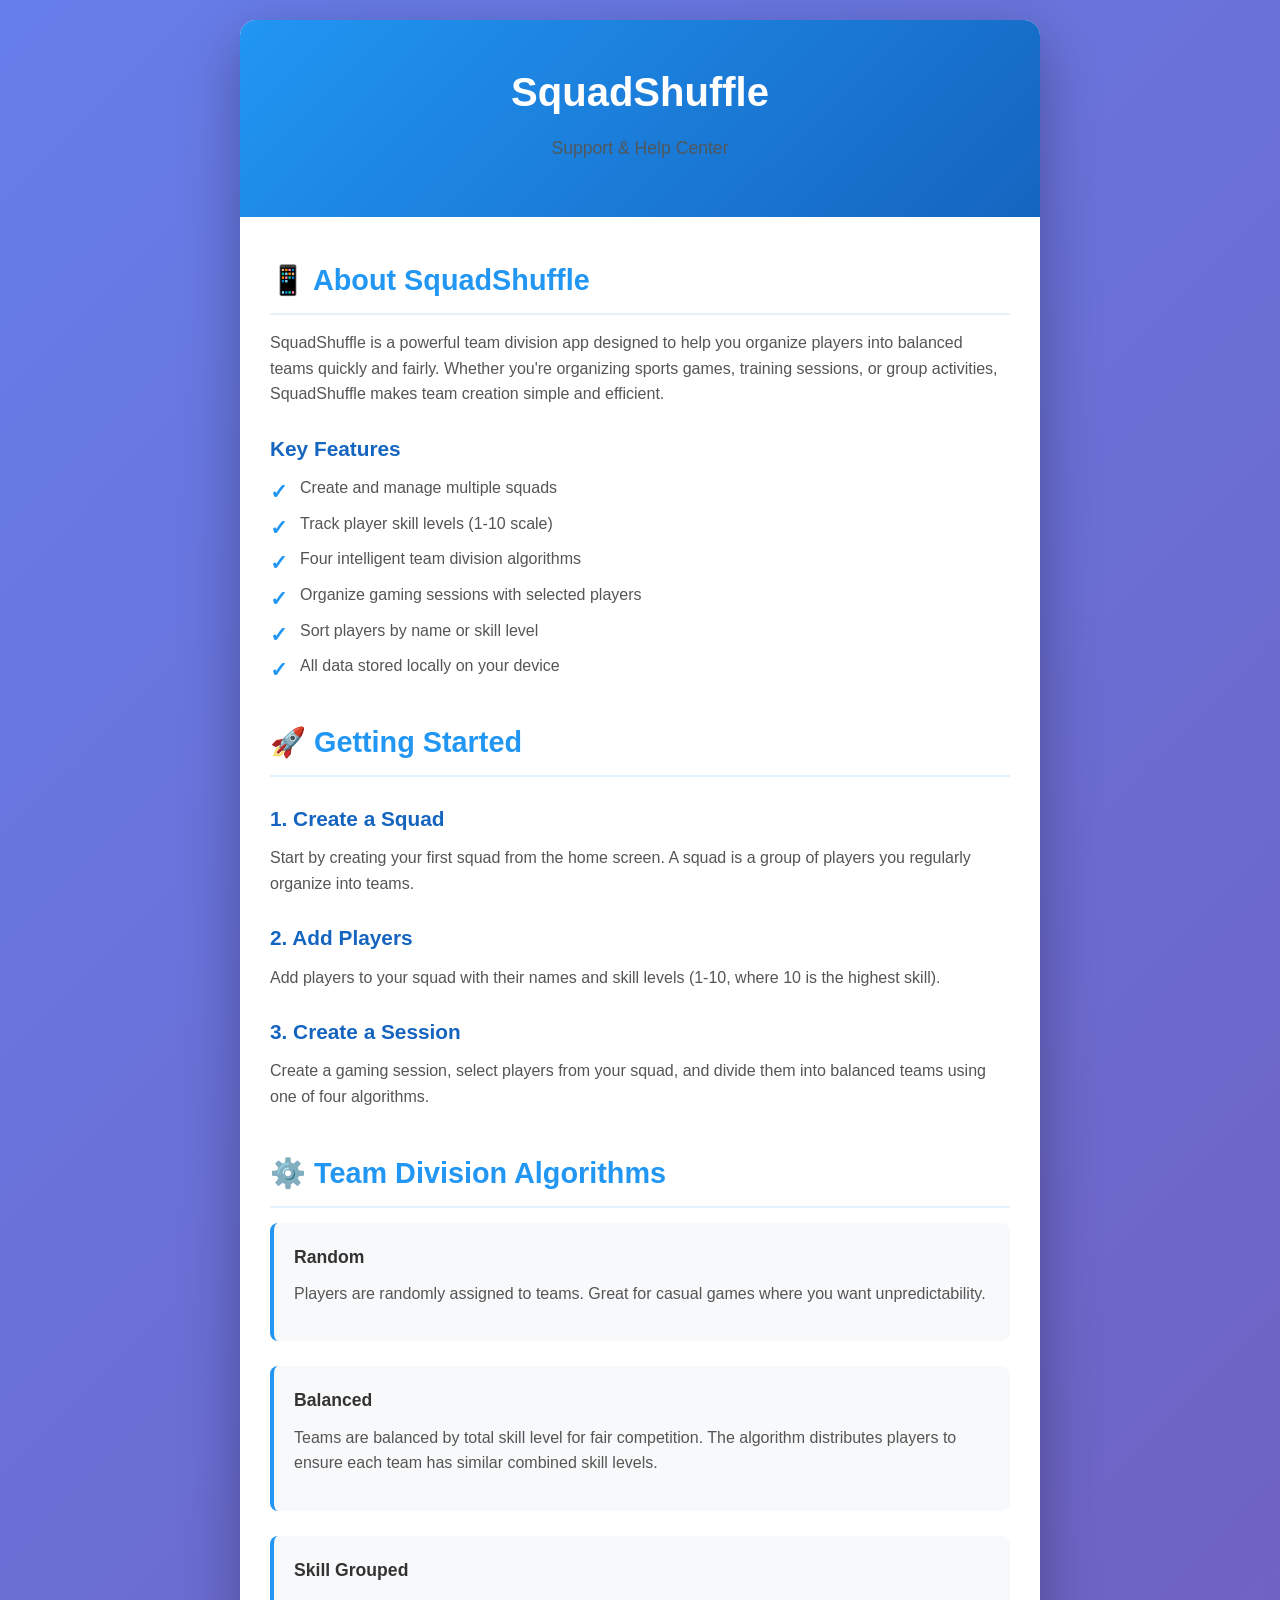
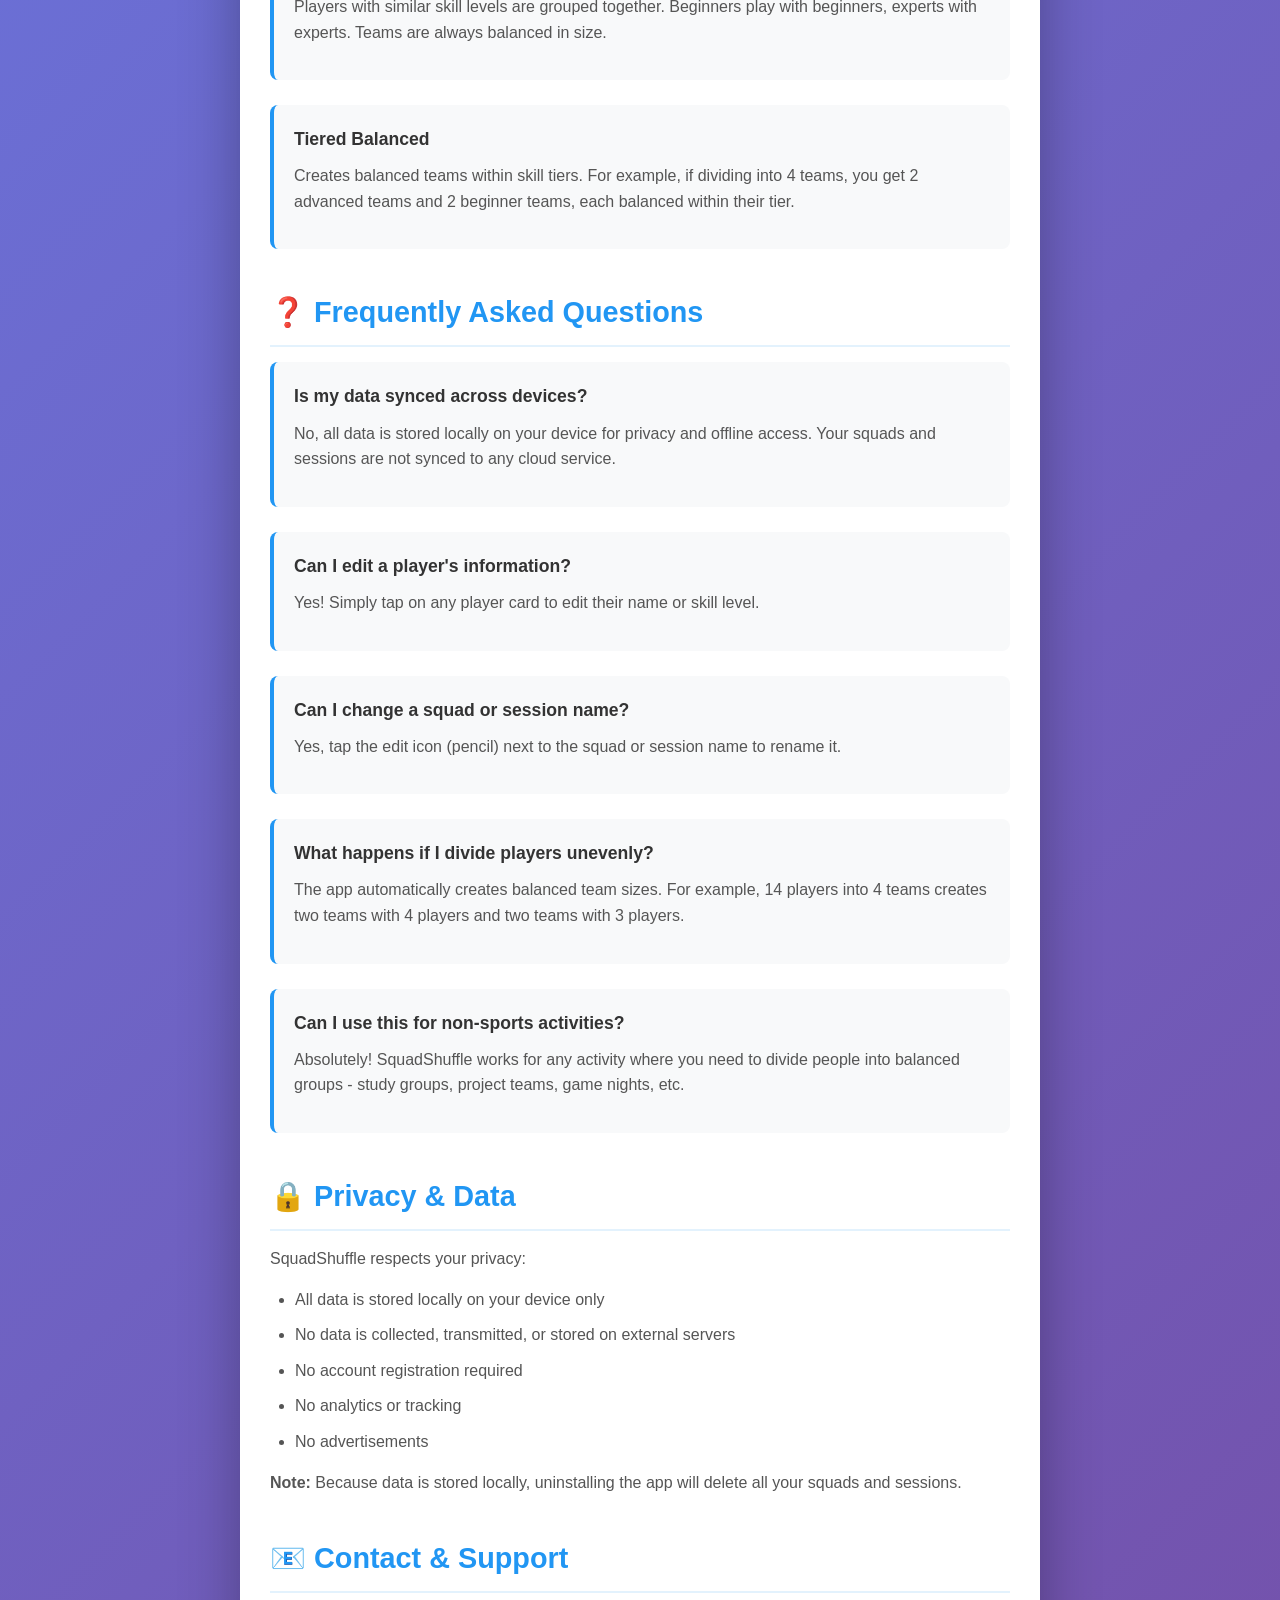
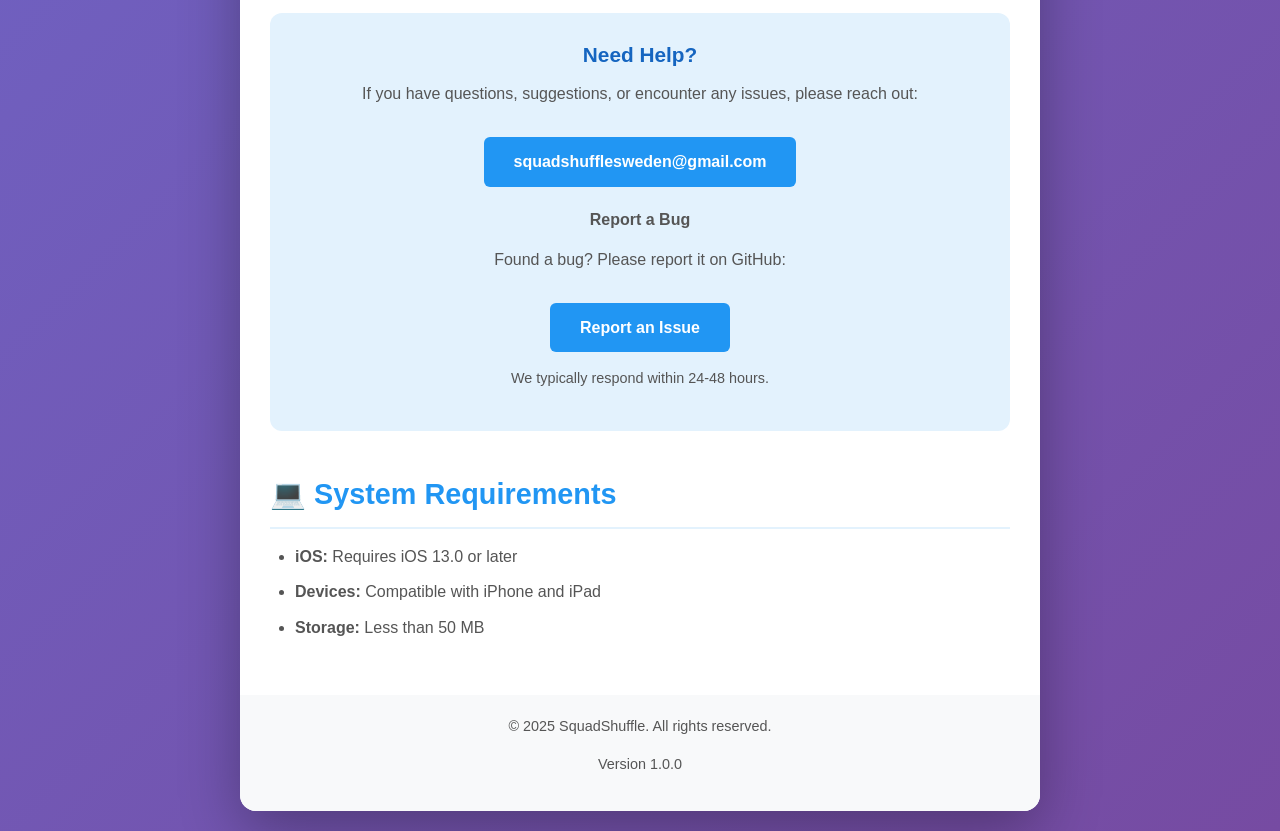
<file: squadshuffle/support.html>
<!DOCTYPE html>
<html lang="en">
<head>
    <meta charset="UTF-8">
    <meta name="viewport" content="width=device-width, initial-scale=1.0">
    <title>SquadShuffle - Support</title>
    <style>
        * {
            margin: 0;
            padding: 0;
            box-sizing: border-box;
        }

        body {
            font-family: -apple-system, BlinkMacSystemFont, 'Segoe UI', Roboto, Oxygen, Ubuntu, Cantarell, sans-serif;
            line-height: 1.6;
            color: #333;
            background: linear-gradient(135deg, #667eea 0%, #764ba2 100%);
            min-height: 100vh;
            padding: 20px;
        }

        .container {
            max-width: 800px;
            margin: 0 auto;
            background: white;
            border-radius: 16px;
            box-shadow: 0 20px 60px rgba(0, 0, 0, 0.3);
            overflow: hidden;
        }

        .header {
            background: linear-gradient(135deg, #2196F3 0%, #1565C0 100%);
            color: white;
            padding: 40px 30px;
            text-align: center;
        }

        .header h1 {
            font-size: 2.5em;
            margin-bottom: 10px;
            font-weight: 700;
        }

        .header p {
            font-size: 1.1em;
            opacity: 0.95;
        }

        .content {
            padding: 40px 30px;
        }

        .section {
            margin-bottom: 40px;
        }

        .section:last-child {
            margin-bottom: 0;
        }

        h2 {
            color: #2196F3;
            font-size: 1.8em;
            margin-bottom: 15px;
            padding-bottom: 10px;
            border-bottom: 2px solid #e3f2fd;
        }

        h3 {
            color: #1565C0;
            font-size: 1.3em;
            margin-top: 25px;
            margin-bottom: 10px;
        }

        p {
            margin-bottom: 15px;
            color: #555;
        }

        ul, ol {
            margin-left: 25px;
            margin-bottom: 15px;
        }

        li {
            margin-bottom: 10px;
            color: #555;
        }

        .feature-list {
            list-style: none;
            margin-left: 0;
        }

        .feature-list li {
            padding-left: 30px;
            position: relative;
        }

        .feature-list li:before {
            content: "✓";
            position: absolute;
            left: 0;
            color: #2196F3;
            font-weight: bold;
            font-size: 1.3em;
        }

        .faq-item {
            margin-bottom: 25px;
            padding: 20px;
            background: #f8f9fa;
            border-radius: 8px;
            border-left: 4px solid #2196F3;
        }

        .faq-item h3 {
            margin-top: 0;
            color: #333;
            font-size: 1.1em;
        }

        .contact-box {
            background: #e3f2fd;
            padding: 25px;
            border-radius: 12px;
            text-align: center;
            margin-top: 20px;
        }

        .contact-box h3 {
            margin-top: 0;
            color: #1565C0;
        }

        .contact-box a {
            display: inline-block;
            background: #2196F3;
            color: white;
            padding: 12px 30px;
            border-radius: 6px;
            text-decoration: none;
            font-weight: 600;
            margin-top: 15px;
            transition: background 0.3s;
        }

        .contact-box a:hover {
            background: #1976D2;
        }

        .footer {
            background: #f8f9fa;
            padding: 20px 30px;
            text-align: center;
            color: #666;
            font-size: 0.9em;
        }

        code {
            background: #f5f5f5;
            padding: 2px 6px;
            border-radius: 3px;
            font-family: 'Courier New', monospace;
            font-size: 0.9em;
        }

        @media (max-width: 600px) {
            .header h1 {
                font-size: 2em;
            }

            .content {
                padding: 30px 20px;
            }

            h2 {
                font-size: 1.5em;
            }

            h3 {
                font-size: 1.2em;
            }
        }
    </style>
</head>
<body>
    <div class="container">
        <div class="header">
            <h1>SquadShuffle</h1>
            <p>Support & Help Center</p>
        </div>

        <div class="content">
            <!-- About Section -->
            <div class="section">
                <h2>📱 About SquadShuffle</h2>
                <p>SquadShuffle is a powerful team division app designed to help you organize players into balanced teams quickly and fairly. Whether you're organizing sports games, training sessions, or group activities, SquadShuffle makes team creation simple and efficient.</p>
                
                <h3>Key Features</h3>
                <ul class="feature-list">
                    <li>Create and manage multiple squads</li>
                    <li>Track player skill levels (1-10 scale)</li>
                    <li>Four intelligent team division algorithms</li>
                    <li>Organize gaming sessions with selected players</li>
                    <li>Sort players by name or skill level</li>
                    <li>All data stored locally on your device</li>
                </ul>
            </div>

            <!-- Getting Started -->
            <div class="section">
                <h2>🚀 Getting Started</h2>
                
                <h3>1. Create a Squad</h3>
                <p>Start by creating your first squad from the home screen. A squad is a group of players you regularly organize into teams.</p>
                
                <h3>2. Add Players</h3>
                <p>Add players to your squad with their names and skill levels (1-10, where 10 is the highest skill).</p>
                
                <h3>3. Create a Session</h3>
                <p>Create a gaming session, select players from your squad, and divide them into balanced teams using one of four algorithms.</p>
            </div>

            <!-- Team Division Algorithms -->
            <div class="section">
                <h2>⚙️ Team Division Algorithms</h2>
                
                <div class="faq-item">
                    <h3>Random</h3>
                    <p>Players are randomly assigned to teams. Great for casual games where you want unpredictability.</p>
                </div>

                <div class="faq-item">
                    <h3>Balanced</h3>
                    <p>Teams are balanced by total skill level for fair competition. The algorithm distributes players to ensure each team has similar combined skill levels.</p>
                </div>

                <div class="faq-item">
                    <h3>Skill Grouped</h3>
                    <p>Players with similar skill levels are grouped together. Beginners play with beginners, experts with experts. Teams are always balanced in size.</p>
                </div>

                <div class="faq-item">
                    <h3>Tiered Balanced</h3>
                    <p>Creates balanced teams within skill tiers. For example, if dividing into 4 teams, you get 2 advanced teams and 2 beginner teams, each balanced within their tier.</p>
                </div>
            </div>

            <!-- FAQ -->
            <div class="section">
                <h2>❓ Frequently Asked Questions</h2>
                
                <div class="faq-item">
                    <h3>Is my data synced across devices?</h3>
                    <p>No, all data is stored locally on your device for privacy and offline access. Your squads and sessions are not synced to any cloud service.</p>
                </div>

                <div class="faq-item">
                    <h3>Can I edit a player's information?</h3>
                    <p>Yes! Simply tap on any player card to edit their name or skill level.</p>
                </div>

                <div class="faq-item">
                    <h3>Can I change a squad or session name?</h3>
                    <p>Yes, tap the edit icon (pencil) next to the squad or session name to rename it.</p>
                </div>

                <div class="faq-item">
                    <h3>What happens if I divide players unevenly?</h3>
                    <p>The app automatically creates balanced team sizes. For example, 14 players into 4 teams creates two teams with 4 players and two teams with 3 players.</p>
                </div>

                <div class="faq-item">
                    <h3>Can I use this for non-sports activities?</h3>
                    <p>Absolutely! SquadShuffle works for any activity where you need to divide people into balanced groups - study groups, project teams, game nights, etc.</p>
                </div>
            </div>

            <!-- Privacy -->
            <div class="section">
                <h2>🔒 Privacy & Data</h2>
                <p>SquadShuffle respects your privacy:</p>
                <ul>
                    <li>All data is stored locally on your device only</li>
                    <li>No data is collected, transmitted, or stored on external servers</li>
                    <li>No account registration required</li>
                    <li>No analytics or tracking</li>
                    <li>No advertisements</li>
                </ul>
                <p><strong>Note:</strong> Because data is stored locally, uninstalling the app will delete all your squads and sessions.</p>
            </div>

            <!-- Contact -->
            <div class="section">
                <h2>📧 Contact & Support</h2>
                <div class="contact-box">
                    <h3>Need Help?</h3>
                    <p>If you have questions, suggestions, or encounter any issues, please reach out:</p>
                    <a href="mailto:squadshufflesweden@gmail.com">squadshufflesweden@gmail.com</a>
                    <p style="margin-top: 20px;"><strong>Report a Bug</strong></p>
                    <p>Found a bug? Please report it on GitHub:</p>
                    <a href="https://github.com/tobiasjunsten/squadshuffle/issues" target="_blank">Report an Issue</a>
                    <p style="margin-top: 15px; font-size: 0.9em;">We typically respond within 24-48 hours.</p>
                </div>
            </div>

            <!-- System Requirements -->
            <div class="section">
                <h2>💻 System Requirements</h2>
                <ul>
                    <li><strong>iOS:</strong> Requires iOS 13.0 or later</li>
                    <li><strong>Devices:</strong> Compatible with iPhone and iPad</li>
                    <li><strong>Storage:</strong> Less than 50 MB</li>
                </ul>
            </div>
        </div>

        <div class="footer">
            <p>&copy; 2025 SquadShuffle. All rights reserved.</p>
            <p>Version 1.0.0</p>
        </div>
    </div>
</body>
</html>
</file>
<file: 100pushups/styles.css>
:root { color-scheme: dark; font-family: -apple-system, BlinkMacSystemFont, "Segoe UI", sans-serif; background: #10241c; color: #e8ede5; }
* { box-sizing: border-box; }
body { margin: 0; font-size: 17px; line-height: 1.65; }
.wrap { width: min(100% - 40px, 760px); margin-inline: auto; }
header { border-bottom: 1px solid #315443; background: #1b3429; }
header .wrap { display: flex; gap: 16px; align-items: center; justify-content: space-between; padding-block: 18px; flex-wrap: wrap; }
.brand { font-weight: 900; letter-spacing: .12em; text-decoration: none; color: #ffd15c; }
nav { display: flex; gap: 20px; flex-wrap: wrap; }
nav a[aria-current="page"] { color: #ffd15c; text-decoration-thickness: 2px; }
main { padding-block: 40px; }
h1 { font-size: clamp(30px, 7vw, 44px); line-height: 1.15; margin: 0 0 16px; }
h2 { font-size: 23px; line-height: 1.3; margin: 32px 0 10px; }
h3 { font-size: 19px; margin-bottom: 8px; }
p { margin: 0 0 16px; }
a { color: #d9f36d; text-underline-offset: 3px; overflow-wrap: anywhere; }
a:hover { color: #ffd15c; }
a:focus-visible, button:focus-visible { outline: 3px solid #ffd15c; outline-offset: 5px; border-radius: 3px; }
li { margin-bottom: 8px; }
ul, ol { padding-left: 24px; }
.muted { color: #b8c9ba; }
.card { background: #1b3429; padding: 24px; border: 1px solid #315443; border-radius: 20px; margin: 24px 0; }
.card h2 { margin-top: 0; }
.card p:last-child { margin-bottom: 0; }
.code { color: #ffd15c; font-size: 30px; letter-spacing: .12em; font-weight: 800; overflow-wrap: anywhere; }
footer { border-top: 1px solid #315443; padding-block: 24px; color: #b8c9ba; font-size: 14px; }
footer .wrap { display: flex; justify-content: space-between; flex-wrap: wrap; gap: 12px 24px; }
@media (max-width: 420px) { main { padding-block: 28px; } .card { padding: 18px; } }
</file>
